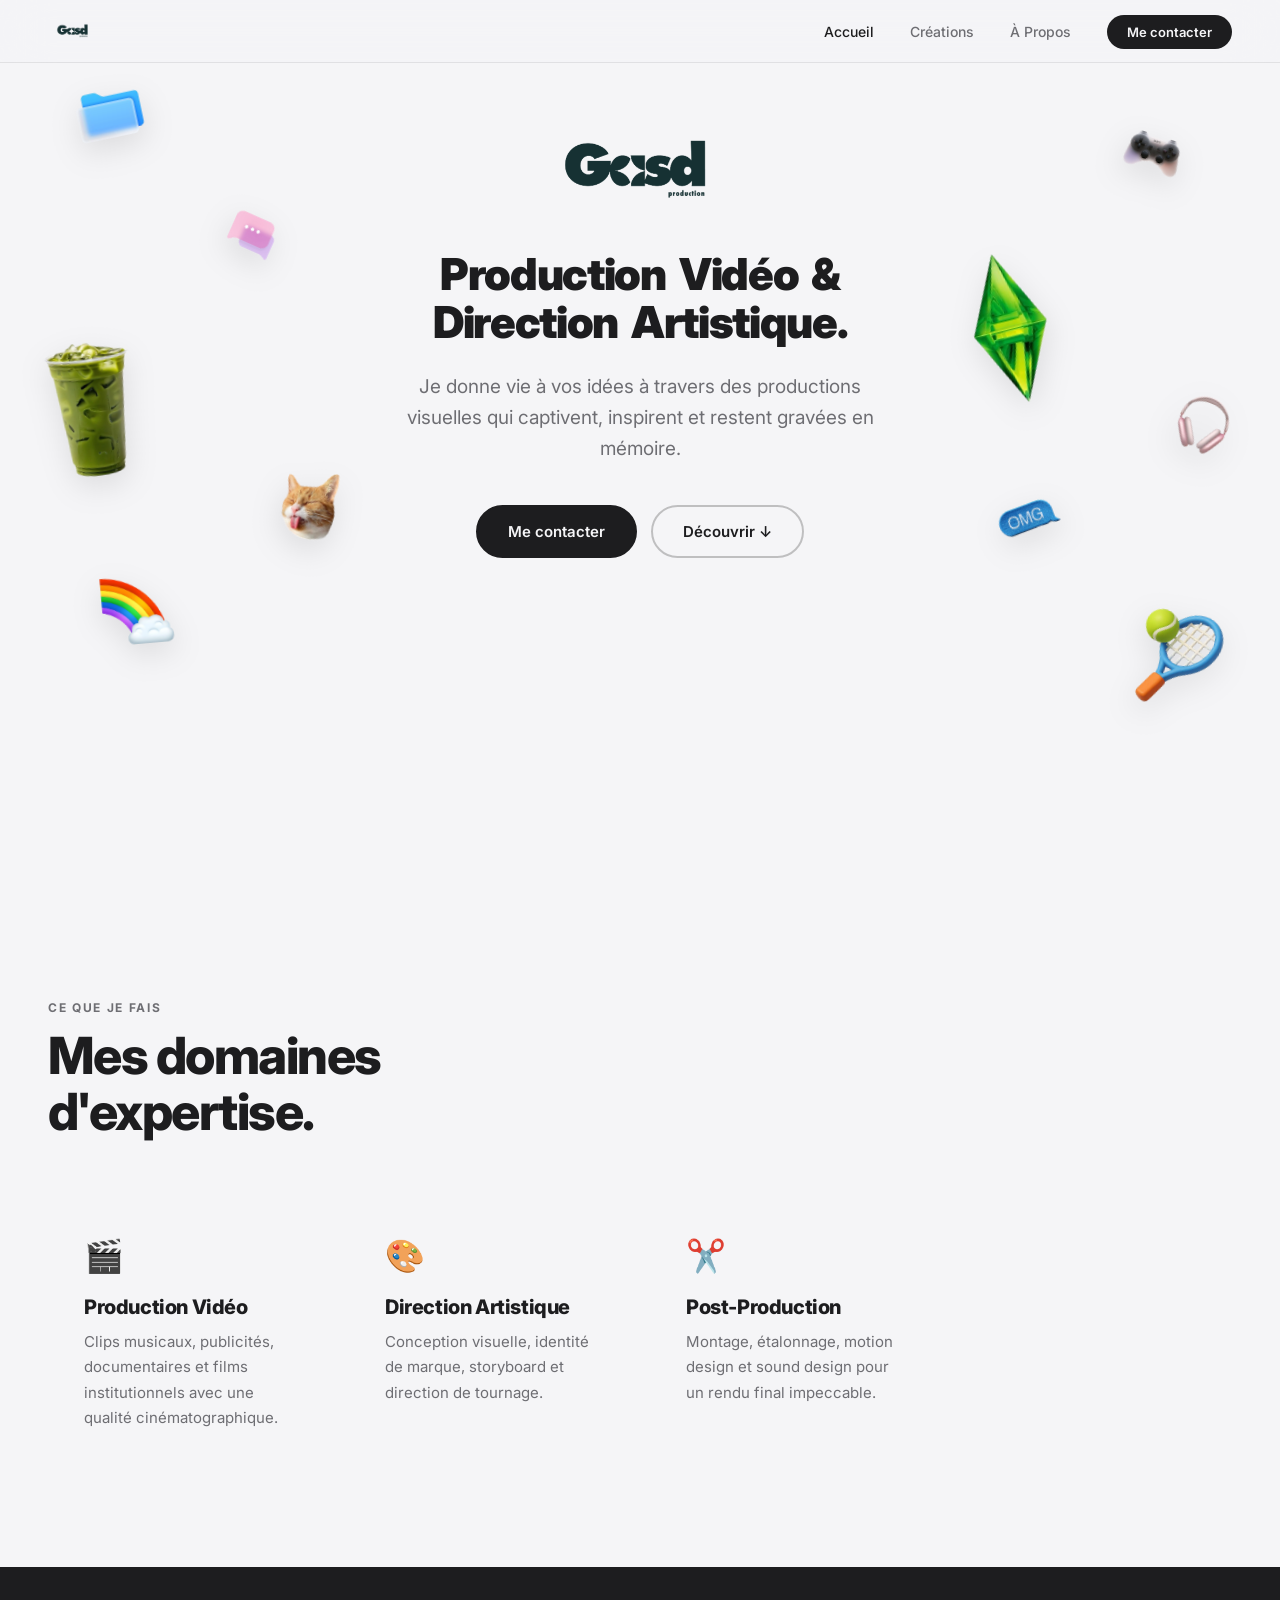
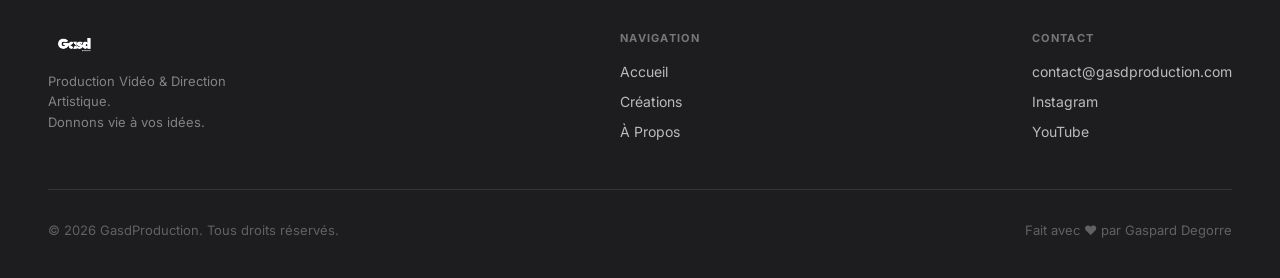
<file: index.html>
<!DOCTYPE html>
<html lang="fr">

<head>
  <meta charset="UTF-8" />
  <meta name="viewport" content="width=device-width, initial-scale=1.0" />
  <!-- Meta SEO -->
  <title>GasdProduction | Réalisation Vidéo & Direction Artistique (Canada)</title>
  <meta name="description"
    content="Découvrez GasdProduction, le studio de Gaspard Degorre. Expertise premium en réalisation vidéo, montage cinématographique et direction artistique digitale." />
  <link rel="canonical" href="https://gagas69.github.io/Gasd-portfolio/" />
  
  <!-- Open Graph / Social Media -->
  <meta property="og:type" content="website">
  <meta property="og:url" content="https://gagas69.github.io/Gasd-portfolio/">
  <meta property="og:title" content="GasdProduction | Réalisation & DA">
  <meta property="og:description" content="Portfolio créatif de Gaspard Degorre. Production vidéo & Direction Artistique au Canada.">
  <meta property="og:image" content="https://gagas69.github.io/Gasd-portfolio/asset/hero-bg.png">
  
  <!-- Twitter -->
  <meta name="twitter:card" content="summary_large_image">
  <meta name="twitter:title" content="GasdProduction">
  <meta name="twitter:description" content="Portfolio créatif de Gaspard Degorre.">
  <meta name="twitter:image" content="https://gagas69.github.io/Gasd-portfolio/asset/hero-bg.png">

  <link rel="stylesheet" href="css/style.css" />

</head>

<body>

  <!-- =============================================
       NAVIGATION
       ============================================= -->
  <nav class="nav" id="nav">
    <a href="index.html" class="nav-logo">
      <img src="asset/logo vert.png" alt="GasdProduction" />
    </a>

    <ul class="nav-links">
      <li><a href="index.html" class="active">Accueil</a></li>
      <li><a href="creations.html">Créations</a></li>
      <li><a href="a-propos.html">À Propos</a></li>
      <li><a href="mailto:contact@gasdproduction.com" class="nav-cta">Me contacter</a></li>
    </ul>

    <!-- Hamburger pour mobile -->
    <button class="nav-hamburger" aria-label="Menu" id="hamburger">
      <span></span><span></span><span></span>
    </button>
  </nav>

  <!-- =============================================
       HERO SECTION
       ============================================= -->
  <section class="hero" id="hero">


    <!-- Grand logo centré -->
    <img src="asset/logo vert.png" alt="GasdProduction" class="hero-logo" />

    <!-- Sous-texte plus petit -->
    <h1 class="hero-title" style="max-width: 450px; margin-left: auto; margin-right: auto;">
      Production Vidéo &amp; Direction Artistique.
    </h1>

    <!-- Sous-titre -->
    <p class="hero-subtitle">
      Je donne vie à vos idées à travers des productions visuelles
      qui captivent, inspirent et restent gravées en mémoire.
    </p>

    <!-- Boutons CTA -->
    <div class="cta-group">
      <a href="mailto:contact@gasdproduction.com" class="btn btn-primary">Me contacter</a>
      <a href="creations.html" class="btn btn-outline">Découvrir ↓</a>
    </div>



  </section>
  <!-- FIN HERO -->

  <!-- =============================================
       SECTION SERVICES (optionnelle, scroll)
       ============================================= -->
  <section class="section" id="services">
    <div class="section-header reveal">
      <p class="section-label">Ce que je fais</p>
      <h2 class="section-title">Mes domaines<br />d'expertise.</h2>
    </div>

    <!-- Grille 3 colonnes de services -->
    <div
      style="max-width:1200px; margin:0 auto; display:grid; grid-template-columns: repeat(auto-fill, minmax(280px,1fr)); gap:20px;">

      <!-- Service 1 -->
      <div class="creation-card reveal reveal-delay-1" style="padding:36px; cursor:default;">
        <div style="font-size:32px; margin-bottom:20px;">🎬</div>
        <h3 style="font-size:20px; font-weight:800; letter-spacing:-0.02em; margin-bottom:10px;">Production Vidéo</h3>
        <p style="font-size:15px; line-height:1.7; color:var(--color-text-secondary);">
          Clips musicaux, publicités, documentaires et films institutionnels avec une qualité cinématographique.
        </p>
      </div>

      <!-- Service 2 -->
      <div class="creation-card reveal reveal-delay-2" style="padding:36px; cursor:default;">
        <div style="font-size:32px; margin-bottom:20px;">🎨</div>
        <h3 style="font-size:20px; font-weight:800; letter-spacing:-0.02em; margin-bottom:10px;">Direction Artistique
        </h3>
        <p style="font-size:15px; line-height:1.7; color:var(--color-text-secondary);">
          Conception visuelle, identité de marque, storyboard et direction de tournage.
        </p>
      </div>

      <!-- Service 3 -->
      <div class="creation-card reveal reveal-delay-3" style="padding:36px; cursor:default;">
        <div style="font-size:32px; margin-bottom:20px;">✂️</div>
        <h3 style="font-size:20px; font-weight:800; letter-spacing:-0.02em; margin-bottom:10px;">Post-Production</h3>
        <p style="font-size:15px; line-height:1.7; color:var(--color-text-secondary);">
          Montage, étalonnage, motion design et sound design pour un rendu final impeccable.
        </p>
      </div>

    </div>
  </section>

  <!-- =============================================
       FOOTER
       ============================================= -->
  <footer class="footer">
    <div class="footer-top">
      <div class="footer-brand">
        <img src="asset/logoblanc.png" alt="GasdProduction" />
        <p>Production Vidéo & Direction Artistique.<br />Donnons vie à vos idées.</p>
      </div>

      <nav class="footer-nav">
        <h4>Navigation</h4>
        <ul>
          <li><a href="index.html">Accueil</a></li>
          <li><a href="creations.html">Créations</a></li>
          <li><a href="a-propos.html">À Propos</a></li>
        </ul>
      </nav>

      <nav class="footer-nav">
        <h4>Contact</h4>
        <ul>
          <li><a href="mailto:contact@gasdproduction.com">contact@gasdproduction.com</a></li>
          <li><a href="https://instagram.com" target="_blank" rel="noopener">Instagram</a></li>
          <li><a href="https://youtube.com" target="_blank" rel="noopener">YouTube</a></li>
        </ul>
      </nav>
    </div>

    <div class="footer-bottom">
      <span>© 2026 GasdProduction. Tous droits réservés.</span>
      <span>Fait avec ♥ par Gaspard Degorre</span>
    </div>
  </footer>

  <script src="js/main.js"></script>
</body>

</html>
</file>
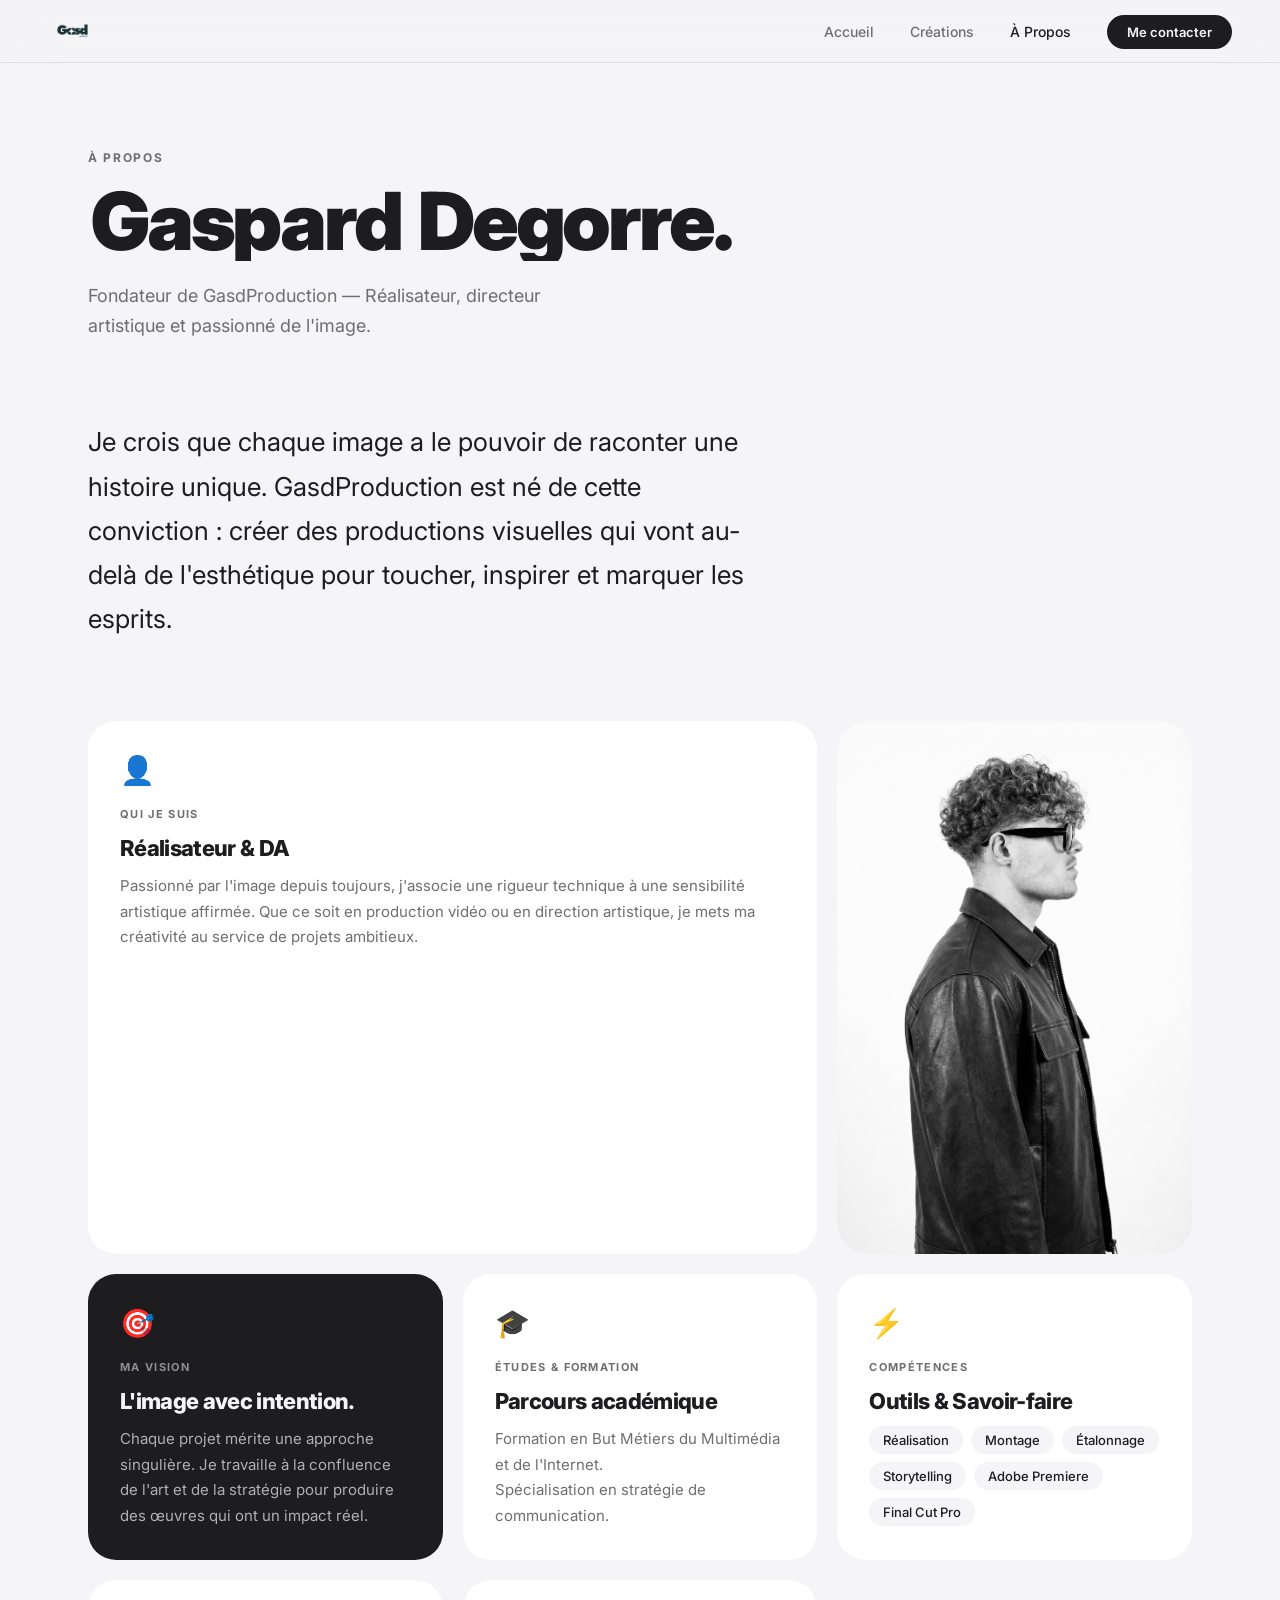
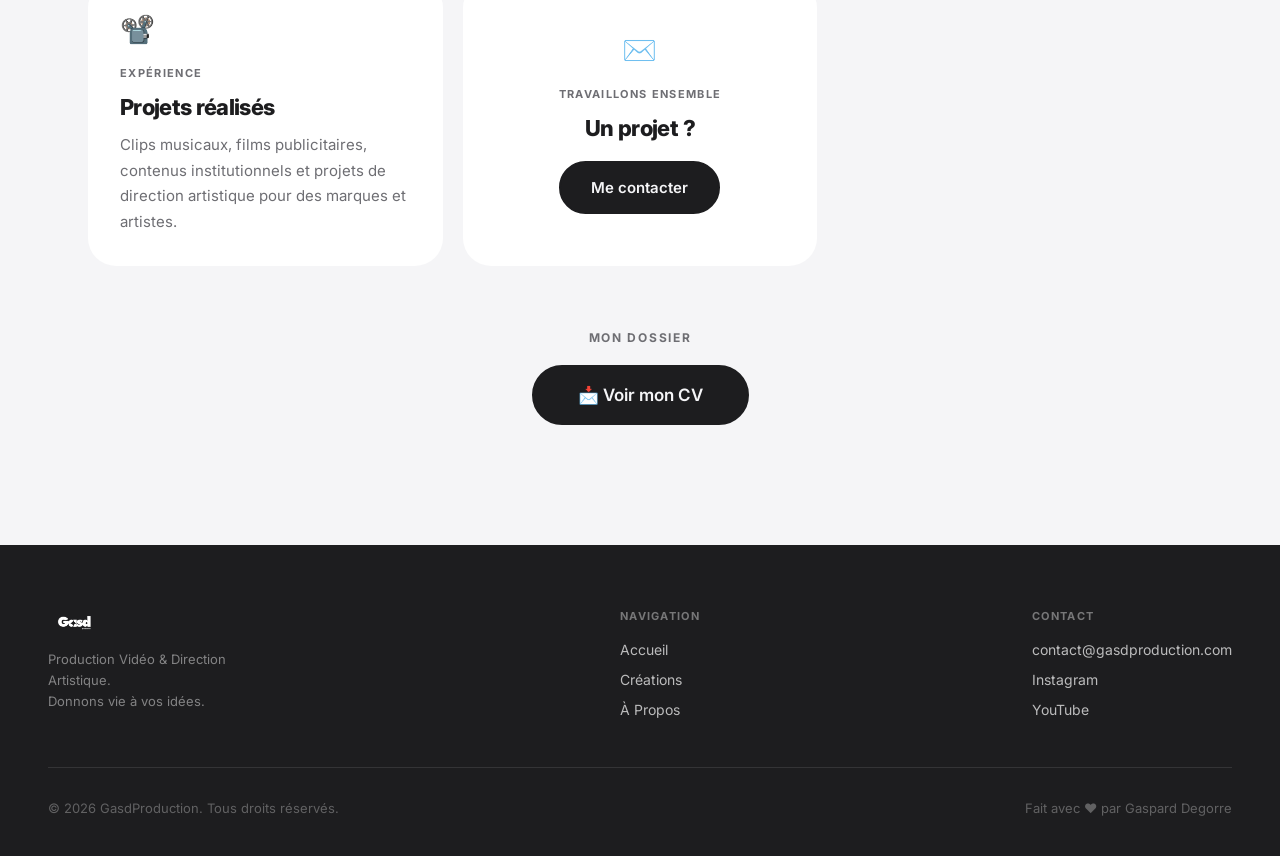
<file: a-propos.html>
<!DOCTYPE html>
<html lang="fr">

<head>
  <meta charset="UTF-8" />
  <meta name="viewport" content="width=device-width, initial-scale=1.0" />
  <!-- Meta SEO -->
  <title>À Propos de Gaspard Degorre | Fondateur de GasdProduction</title>
  <meta name="description"
    content="Découvrez le parcours de Gaspard Degorre, réalisateur et DA. Sa vision de l'image et son expertise en production digitale au Canada." />
  <link rel="canonical" href="https://gagas69.github.io/Gasd-portfolio/a-propos.html" />
  
  <!-- Open Graph -->
  <meta property="og:title" content="À Propos de Gaspard Degorre | GasdProduction">
  <meta property="og:description" content="Vision et expertise en production vidéo et direction artistique.">
  <meta property="og:url" content="https://gagas69.github.io/Gasd-portfolio/a-propos.html">

  <link rel="stylesheet" href="css/style.css" />
</head>

<body>

  <!-- =============================================
       NAVIGATION
       ============================================= -->
  <nav class="nav" id="nav">
    <a href="index.html" class="nav-logo">
      <img src="asset/logo vert.png" alt="GasdProduction" />
    </a>

    <ul class="nav-links">
      <li><a href="index.html">Accueil</a></li>
      <li><a href="creations.html">Créations</a></li>
      <li><a href="a-propos.html" class="active">À Propos</a></li>
      <li><a href="mailto:contact@gasdproduction.com" class="nav-cta">Me contacter</a></li>
    </ul>

    <button class="nav-hamburger" aria-label="Menu" id="hamburger">
      <span></span><span></span><span></span>
    </button>
  </nav>

  <!-- =============================================
       PAGE HERO
       ============================================= -->
  <div class="page-hero">
    <p class="page-hero-eyebrow">À Propos</p>
    <h1 class="page-hero-title">Gaspard Degorre.</h1>
    <p class="page-hero-subtitle">
      Fondateur de GasdProduction — Réalisateur, directeur artistique et passionné de l'image.
    </p>
  </div>

  <!-- =============================================
       SECTION ABOUT — TEXTE INTRO
       ============================================= -->
  <div class="about-section">

    <!-- Texte lead -->
    <p class="about-lead reveal">
      Je crois que chaque image a le pouvoir de raconter une histoire unique.
      GasdProduction est né de cette conviction : créer des productions visuelles
      qui vont au-delà de l'esthétique pour toucher, inspirer et marquer les esprits.
    </p>

    <!-- =============================================
         GRILLE BENTO — Blocs info
         Personnalise chaque bloc avec tes vraies infos
         ============================================= -->
    <div class="about-bento">

      <!-- Bloc 1 : Qui je suis (wide) -->
      <div class="about-block wide reveal">
        <div class="about-block-icon">👤</div>
        <h3>Qui je suis</h3>
        <h2>Réalisateur & DA</h2>
        <p>
          Passionné par l'image depuis toujours, j'associe une rigueur technique
          à une sensibilité artistique affirmée. Que ce soit en production vidéo
          ou en direction artistique, je mets ma créativité au service de projets ambitieux.
        </p>
      </div>

      <!-- Photo de Profil -->
      <div class="about-block reveal" style="padding:0; overflow:hidden; border-radius:32px;">
        <img src="asset/IMG_0194.jpeg" alt="Gaspard Degorre"
          style="width:100%; height:100%; object-fit:cover; display:block; transition:transform 0.5s cubic-bezier(0.2, 1, 0.3, 1);"
          onmouseover="this.style.transform='scale(1.05)'" onmouseout="this.style.transform='scale(1)'" />
      </div>

      <!-- Bloc 2 : Vision (accent noir) -->
      <div class="about-block accent reveal reveal-delay-1">
        <div class="about-block-icon">🎯</div>
        <h3>Ma vision</h3>
        <h2>L'image avec intention.</h2>
        <p>
          Chaque projet mérite une approche singulière. Je travaille à la confluence
          de l'art et de la stratégie pour produire des œuvres qui ont un impact réel.
        </p>
      </div>

      <!-- Bloc 3 : Études -->
      <div class="about-block reveal reveal-delay-1">
        <div class="about-block-icon">🎓</div>
        <h3>Études & Formation</h3>
        <h2>Parcours académique</h2>
        <p>
          <!-- 🔧 Remplace par ton vrai parcours -->
          Formation en But Métiers du Multimédia et de l'Internet.<br />
          Spécialisation en stratégie de communication.
        </p>
      </div>

      <!-- Bloc 4 : Compétences -->
      <div class="about-block reveal reveal-delay-2">
        <div class="about-block-icon">⚡</div>
        <h3>Compétences</h3>
        <h2>Outils & Savoir-faire</h2>
        <div class="about-skills">
          <!-- 🔧 Ajoute / Retire tes vraies compétences -->
          <span class="skill-tag">Réalisation</span>
          <span class="skill-tag">Montage</span>
          <span class="skill-tag">Étalonnage</span>
          <span class="skill-tag">Storytelling</span>
          <span class="skill-tag">Adobe Premiere</span>
          <span class="skill-tag">Final Cut Pro</span>
        </div>
      </div>

      <!-- Bloc 5 : Expérience -->
      <div class="about-block reveal reveal-delay-2">
        <div class="about-block-icon">📽️</div>
        <h3>Expérience</h3>
        <h2>Projets réalisés</h2>
        <p>
          <!-- 🔧 Remplace par tes vraies expériences -->
          Clips musicaux, films publicitaires, contenus institutionnels
          et projets de direction artistique pour des marques et artistes.
        </p>
      </div>

      <!-- Bloc 6 : Contact -->
      <div class="about-block reveal reveal-delay-3"
        style="text-align:center; display:flex; flex-direction:column; align-items:center; justify-content:center;">
        <div class="about-block-icon">✉️</div>
        <h3>Travaillons ensemble</h3>
        <h2 style="margin-bottom:20px;">Un projet ?</h2>
        <a href="mailto:contact@gasdproduction.com" class="btn btn-primary">
          Me contacter
        </a>
      </div>

    </div>
    <!-- FIN bento grid -->

    <!-- Bouton CV -->
    <div style="text-align:center; padding:64px 0 20px;" class="reveal">
      <p
        style="font-size:12px;font-weight:700;letter-spacing:.14em;text-transform:uppercase;color:var(--color-text-secondary);margin-bottom:20px;">
        Mon dossier</p>
      <button onclick="openCV()" class="btn btn-primary" style="font-size:17px;padding:18px 44px;">
        📩 Voir mon CV
      </button>
    </div>

  </div>
  <!-- FIN about-section -->

  <!-- =============================================
       FOOTER
       ============================================= -->
  <footer class="footer">
    <div class="footer-top">
      <div class="footer-brand">
        <img src="asset/logoblanc.png" alt="GasdProduction" />
        <p>Production Vidéo & Direction Artistique.<br />Donnons vie à vos idées.</p>
      </div>
      <nav class="footer-nav">
        <h4>Navigation</h4>
        <ul>
          <li><a href="index.html">Accueil</a></li>
          <li><a href="creations.html">Créations</a></li>
          <li><a href="a-propos.html">À Propos</a></li>
        </ul>
      </nav>
      <nav class="footer-nav">
        <h4>Contact</h4>
        <ul>
          <li><a href="mailto:contact@gasdproduction.com">contact@gasdproduction.com</a></li>
          <li><a href="https://instagram.com" target="_blank" rel="noopener">Instagram</a></li>
          <li><a href="https://youtube.com" target="_blank" rel="noopener">YouTube</a></li>
        </ul>
      </nav>
    </div>
    <div class="footer-bottom">
      <span>© 2026 GasdProduction. Tous droits réservés.</span>
      <span>Fait avec ♥ par Gaspard Degorre</span>
    </div>
  </footer>

  <script src="js/main.js"></script>

  <!-- =============================================
       CV OVERLAY — Animation Enveloppe Redesign
       Inspiré du design vectoriel minimaliste (lignes grises, sceau central)
       ============================================= -->
  <div id="cv-overlay">
    <div id="cv-backdrop" onclick="closeCV()"></div>
    <div class="cv-scene">
      <p class="cv-hint" id="cv-hint">✉️ Cliquez sur l’enveloppe pour l’ouvrir</p>

      <div class="cv-env" id="cv-env" onclick="handleClick()">
        <!-- Intérieur de l'enveloppe (fond texturé / coloré) -->
        <div class="env-inside"></div>

        <!-- CV (caché sous la façade de l'enveloppe, remonte quand ouvert) -->
        <div class="cv-paper" id="cv-paper">
          <!-- Utilisera le fichier image que tu veux mettre dans l'enveloppe -->
          <img src="asset/cv gaspard.png" alt="Mon Profil" onerror="this.style.display='none'" />
        </div>

        <!-- Corps de l’enveloppe : Une ligne épurée (Poche avec décolleté en V) -->
        <div class="env-front">
          <svg viewBox="0 0 440 300" preserveAspectRatio="none">
            <!-- Forme de poche en verre dépoli -->
            <path d="M0,0 L220,150 L440,0 L440,300 L0,300 Z" fill="rgba(255,255,255,0.65)"
              stroke="rgba(255,255,255,0.9)" stroke-width="2" stroke-linejoin="round" />
          </svg>

          <!-- Sceau central inspiré de ta maquette (se place au bout du rabat) -->
          <div class="env-seal">
            <svg viewBox="0 0 24 24" fill="none" stroke="currentColor" stroke-width="1.5" stroke-linecap="round"
              stroke-linejoin="round">
              <circle cx="12" cy="12" r="3" />
              <path d="M12 9A3 3 0 0 0 12 3a3 3 0 0 0 0 6z" />
              <path d="M15 12A3 3 0 0 0 21 12a3 3 0 0 0 -6 0z" />
              <path d="M12 15A3 3 0 0 0 12 21a3 3 0 0 0 0 -6z" />
              <path d="M9 12A3 3 0 0 0 3 12a3 3 0 0 0 6 0z" />
            </svg>
          </div>

          <!-- Texte imprimé sur l'enveloppe (comme sur la réf) -->
          <div class="env-msg">
            OUVREZ POUR DÉCOUVRIR
          </div>
        </div>

        <!-- Rabat supérieur (Top Flap) animé -->
        <div class="env-flap-wrap">
          <div class="env-flap" id="env-flap">
            <svg viewBox="0 0 440 180" preserveAspectRatio="none">
              <!-- Rabat du haut avec sa bordure épurée -->
              <path d="M0,0 L220,165 L440,0 Z" fill="rgba(255,255,255,0.65)" stroke="rgba(255,255,255,0.9)"
                stroke-width="2" stroke-linejoin="round" />
            </svg>
          </div>
        </div>
      </div>

      <div id="cv-actions">
        <a href="asset/cv gaspard.png" download="CV-Gaspard.png" class="btn btn-primary"
          style="font-size:16px;padding:16px 36px;">
          ⬇ Télécharger l'image
        </a>
      </div>

      <button onclick="closeCV()" class="cv-close">✕ Fermer</button>
    </div>
  </div>

  <style>
    /* === Overlay === */
    #cv-overlay {
      position: fixed;
      inset: 0;
      z-index: 5000;
      display: flex;
      align-items: center;
      justify-content: center;
      opacity: 0;
      visibility: hidden;
      transition: opacity .4s ease, visibility .4s ease;
    }

    #cv-overlay.active {
      opacity: 1;
      visibility: visible;
    }

    #cv-backdrop {
      position: absolute;
      inset: 0;
      background: rgba(245, 245, 247, .4);
      backdrop-filter: blur(24px);
      -webkit-backdrop-filter: blur(24px);
      cursor: pointer;
    }

    /* === Scene & UI Infos === */
    .cv-scene {
      position: relative;
      z-index: 10;
      display: flex;
      flex-direction: column;
      align-items: center;
      gap: 28px;
    }

    .cv-hint {
      font-family: 'Inter', sans-serif;
      font-size: 15px;
      font-weight: 500;
      color: rgba(0, 0, 0, .6);
      letter-spacing: .02em;
      transition: opacity .4s ease;
    }

    #cv-actions {
      opacity: 0;
      transform: translateY(10px);
      transition: opacity .5s ease, transform .5s ease;
      pointer-events: none;
    }

    #cv-actions.show {
      opacity: 1;
      transform: translateY(0);
      pointer-events: all;
    }

    .cv-close {
      background: var(--color-text);
      border: none;
      color: var(--color-bg);
      font-family: 'Inter', sans-serif;
      font-size: 14px;
      font-weight: 500;
      padding: 10px 22px;
      border-radius: 100px;
      cursor: pointer;
      transition: background .2s;
    }

    .cv-close:hover {
      background: #333;
    }

    /* === Envelope container === */
    .cv-env {
      width: 440px;
      height: 300px;
      position: relative;
      cursor: pointer;
      filter: drop-shadow(0 24px 60px rgba(0, 0, 0, 0.15));
      animation: envPop .65s cubic-bezier(.34, 1.56, .64, 1) both;
      transition: transform 0.3s ease, filter 0.3s;
    }

    .cv-env:hover:not(.opened) {
      transform: translateY(-8px) scale(1.02);
      filter: drop-shadow(0 34px 80px rgba(0, 0, 0, 0.20));
    }

    @keyframes envPop {
      from {
        opacity: 0;
        transform: scale(.5) translateY(40px);
      }

      to {
        opacity: 1;
        transform: scale(1) translateY(0);
      }
    }

    /* Le fond interne de l'enveloppe visible quand ouvert */
    .env-inside {
      position: absolute;
      inset: 0;
      background: linear-gradient(135deg, #e4eef9 0%, #dbdff8 100%);
      border-radius: 12px;
      box-shadow: inset 0 10px 30px rgba(0, 0, 50, 0.08);
      /* Effet d'ombre interne */
    }

    /* Façade Vectorielle Epurée */
    .env-front {
      position: absolute;
      inset: 0;
      z-index: 4;
      pointer-events: none;
      /* Laisse le clic atteindre cv-env */
    }

    .env-front svg {
      width: 100%;
      height: 100%;
      display: block;
      border-radius: 12px;
      backdrop-filter: blur(20px) saturate(150%);
      -webkit-backdrop-filter: blur(20px) saturate(150%);
    }

    .env-seal {
      position: absolute;
      left: 50%;
      top: 165px;
      transform: translate(-50%, -50%);
      width: 44px;
      height: 44px;
      background: #FFFFFF;
      border: 1.5px solid #E2E2E2;
      border-radius: 50%;
      display: flex;
      align-items: center;
      justify-content: center;
      color: #A0A0A0;
      /* Couleur grise élégante */
      transition: opacity 0.3s ease;
    }

    .cv-env.opened .env-seal {
      opacity: 0;
    }

    /* Le sceau disparait à l'ouverture */
    .env-seal svg {
      width: 22px;
      height: 22px;
      stroke-width: 1.5;
    }

    .env-msg {
      position: absolute;
      left: 0;
      right: 0;
      bottom: 40px;
      text-align: center;
      font-size: 12px;
      font-weight: 600;
      letter-spacing: 0.15em;
      color: #888888;
    }

    /* Top Flap (Rabat du haut) */
    .env-flap-wrap {
      position: absolute;
      top: 0;
      left: 0;
      right: 0;
      height: 180px;
      z-index: 5;
      perspective: 1200px;
      /* Force la 3D */
    }

    .env-flap {
      width: 100%;
      height: 100%;
      transform-origin: top center;
      transform-style: preserve-3d;
      transition: transform 0.85s cubic-bezier(0.34, 1.2, 0.64, 1);
    }

    .env-flap svg {
      width: 100%;
      height: 100%;
      display: block;
      border-radius: 12px;
      backdrop-filter: blur(20px) saturate(150%);
      -webkit-backdrop-filter: blur(20px) saturate(150%);
      filter: drop-shadow(0 4px 10px rgba(0, 0, 0, 0.08));
      /* Ombre sur le devant */
    }

    .cv-env.opened .env-flap {
      transform: rotateX(180deg);
    }

    /* === The specific Paper/Card (CV) that pops out === */
    .cv-paper {
      position: absolute;
      bottom: 12px;
      left: 50%;
      transform: translateX(-50%) translateY(20px);
      width: 94%;
      z-index: 3;
      /* Coincé entre inside et front, large au max */
      border-radius: 16px;
      overflow: hidden;
      box-shadow: 0 6px 24px rgba(0, 0, 0, 0.05);
      background: transparent;
      opacity: 0;
      visibility: hidden;
      transition: transform 1s cubic-bezier(0.2, 1, 0.3, 1) 0.25s,
        opacity 0.6s ease 0.2s,
        visibility 0s 0.2s,
        box-shadow 0.6s ease 0.4s;
    }

    /* Adapte l'image au papier, sans la déformer */
    .cv-paper img {
      width: 100%;
      height: auto;
      display: block;
      border-radius: 16px;
    }

    .cv-env.opened .cv-paper {
      opacity: 1;
      visibility: visible;
      /* Remonte la carte haut en l'air */
      transform: translateX(-50%) translateY(-270px);
      z-index: 10;
      box-shadow: 0 30px 70px rgba(0, 0, 0, 0.15);
    }

    /* Petite animation lévitation au survol une fois sorti */
    .cv-env.opened .cv-paper:hover {
      transform: translateX(-50%) translateY(-280px) scale(1.02);
    }
  </style>

  <script>
    var envelopeOpened = false;

    function openCV() {
      envelopeOpened = false;
      var env = document.getElementById('cv-env');
      env.classList.remove('opened');
      document.getElementById('cv-actions').classList.remove('show');
      document.getElementById('cv-hint').style.opacity = '1';
      document.getElementById('cv-overlay').classList.add('active');
    }

    function closeCV() {
      document.getElementById('cv-overlay').classList.remove('active');
    }

    function handleClick() {
      if (envelopeOpened) return;
      envelopeOpened = true;
      document.getElementById('cv-env').classList.add('opened');
      document.getElementById('cv-hint').style.opacity = '0';
      // Afficher le bouton téléchargement après que le CV soit sorti
      setTimeout(function () {
        document.getElementById('cv-actions').classList.add('show');
      }, 1400);
    }

    // Fermer sur Echap
    document.addEventListener('keydown', function (e) {
      if (e.key === 'Escape') closeCV();
    });
  </script>

</body>

</html>
</file>
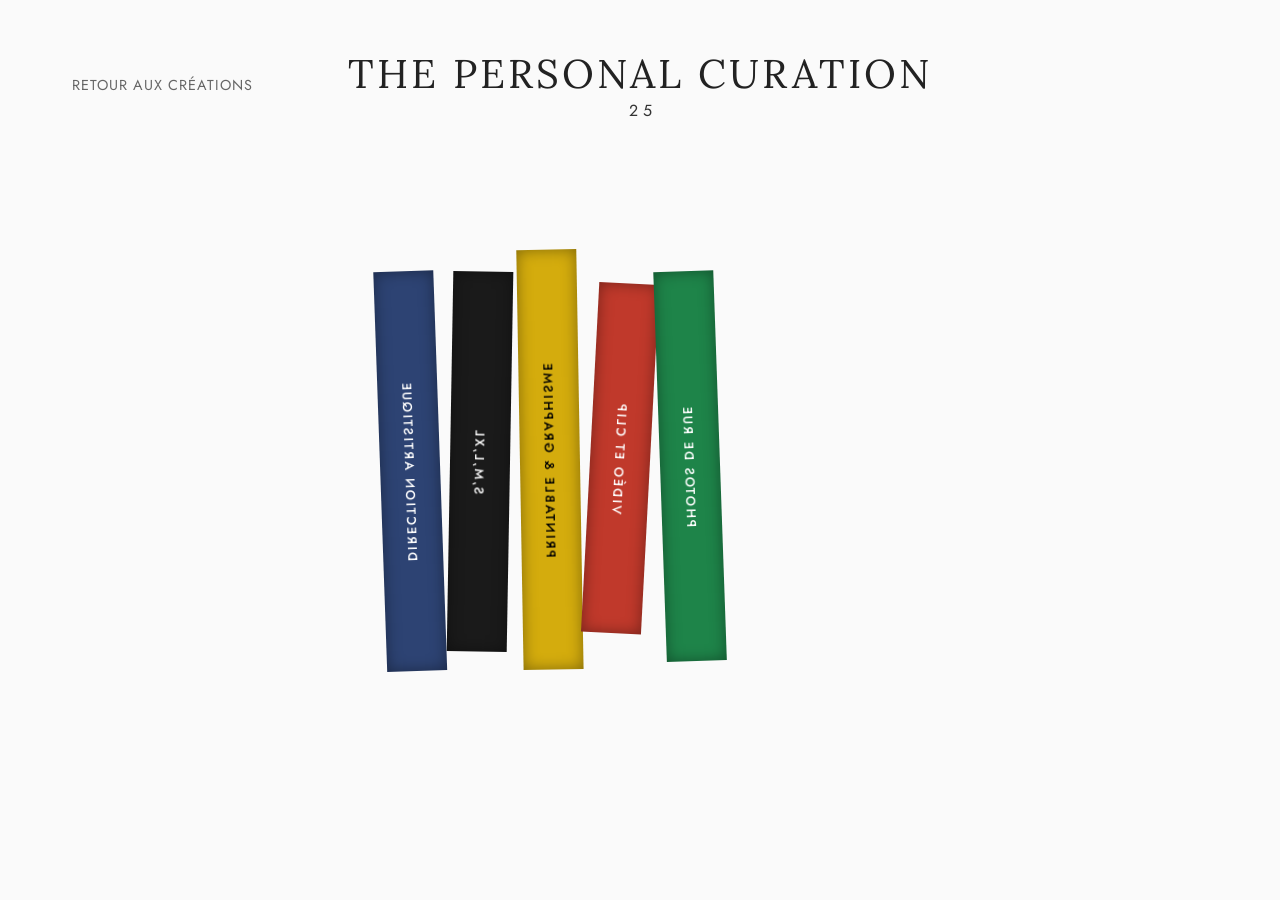
<file: test-livres.html>
<!DOCTYPE html>
<html lang="fr">
<head>
    <meta charset="UTF-8">
    <meta name="viewport" content="width=device-width, initial-scale=1.0">
    <title>Mes Créations - Système de Livres 3D</title>
    <!-- On charge les mêmes polices que le site principal (Jost, Lora) et un fichier CSS dédié -->
    <link href="https://fonts.googleapis.com/css2?family=Jost:wght@300;400;500;600&family=Lora:ital,wght@0,400;0,500;1,400&display=swap" rel="stylesheet">
    <link rel="stylesheet" href="css/style.css"> <!-- S'il y a des styles de base à hériter (reset, nav) -->
    <link rel="stylesheet" href="css/books.css"> <!-- Styles spécifiques à cette page test -->
</head>
<body>
    
    <header class="test-header">
        <a href="creations.html" class="back-link">Retour aux créations</a>
        <h1 class="main-title">THE PERSONAL CURATION</h1>
        <div class="header-numbers">
            <span>2</span>
            <span>5</span>
        </div>
    </header>

    <main class="bookshelf-container">
        <!-- Livre dynamique généré en HTML -->
        <div class="book-container" data-title="Direction Artistique">
            <div class="book">
                <!-- La face avant (couverture) du livre, qui peut elle-même se tourner comme une porte -->
                <div class="book-cover">
                    <!-- Extérieur de la couverture -->
                    <div class="cover-front" style="background-color: #3b5998;">
                        <span class="cover-title">DIRECTION<br>ARTISTIQUE</span>
                        <div class="cover-image placeholder-img"></div>
                    </div>
                    <!-- Intérieur de la couverture (page de gauche) -->
                    <div class="cover-back">
                        <h2>Gaspard<br>Production</h2>
                    </div>
                </div>
                <!-- La tranche du livre, visible par défaut -->
                <div class="book-spine" style="background-color: #2d4373;">
                    <span class="spine-text">DIRECTION ARTISTIQUE</span>
                </div>
                <!-- Le dos du livre ou carrément la "page de droite" une fois la couverture ouverte -->
                <div class="book-pages">
                    <div class="page-content">
                        <h3>Direction Artistique</h3>
                        <p>Découvrez ma vision et mon univers visuel sur l'ensemble de mes projets créatifs.</p>
                        <button class="view-project-btn">Voir le projet >></button>
                    </div>
                </div>
            </div>
        </div>

        <div class="book-container" data-title="S,M,L,XL">
            <div class="book">
                <div class="book-cover">
                    <div class="cover-front" style="background-color: #2c2c2c;">
                        <span class="cover-title" style="color:white; transform: rotate(-90deg); margin-top:50px;">S,M,L,XL</span>
                    </div>
                    <div class="cover-back"></div>
                </div>
                <div class="book-spine" style="background-color: #1a1a1a;">
                    <span class="spine-text" style="color:white;">S,M,L,XL</span>
                </div>
                <div class="book-pages">
                    <div class="page-content">
                        <h3>Projet S,M,L,XL</h3>
                        <p>Création d'identité visuelle modulable à l'échelle...</p>
                        <button class="view-project-btn">Voir le projet >></button>
                    </div>
                </div>
            </div>
        </div>

        <div class="book-container" data-title="Graphisme">
            <div class="book">
                <div class="book-cover">
                    <div class="cover-front" style="background-color: #f1c40f;">
                        <span class="cover-title" style="color:black; font-weight:700;">PRINTABLE</span>
                    </div>
                    <div class="cover-back"></div>
                </div>
                <div class="book-spine" style="background-color: #d4ac0d;">
                    <span class="spine-text" style="color:black;">PRINTABLE & GRAPHISME</span>
                </div>
                <div class="book-pages">
                    <div class="page-content">
                        <h3>Graphisme Intégré</h3>
                        <p>Travaux d'impressions pour de grandes marques.</p>
                        <button class="view-project-btn">Voir le projet >></button>
                    </div>
                </div>
            </div>
        </div>
        
        <div class="book-container" data-title="Montage">
            <div class="book height-tall">
                <div class="book-cover">
                    <div class="cover-front" style="background-color: #e74c3c;">
                        <span class="cover-title" style="color:white;">MONTAGE<br>VIDÉO</span>
                    </div>
                    <div class="cover-back"></div>
                </div>
                <div class="book-spine" style="background-color: #c0392b;">
                    <span class="spine-text" style="color:white;">VIDÉO ET CLIP</span>
                </div>
                <div class="book-pages">
                    <div class="page-content">
                        <h3>Montage Vidéo</h3>
                        <p>Clips musicaux, vlogs et courts-métrages montés sur Premiere Pro.</p>
                        <button class="view-project-btn">Voir le projet >></button>
                    </div>
                </div>
            </div>
        </div>

        <div class="book-container" data-title="Photo">
            <div class="book height-small">
                <div class="book-cover">
                    <div class="cover-front" style="background-color: #27ae60;">
                        <span class="cover-title" style="color:white;">PHOTOGRAPHIE</span>
                    </div>
                    <div class="cover-back"></div>
                </div>
                <div class="book-spine" style="background-color: #1e8449;">
                    <span class="spine-text" style="color:white;">PHOTOS DE RUE</span>
                </div>
                <div class="book-pages">
                    <div class="page-content">
                        <h3>Série Rue de France</h3>
                        <p>Portraits et ambiances de ville.</p>
                        <button class="view-project-btn">Voir le projet >></button>
                    </div>
                </div>
            </div>
        </div>

    </main>

    <script src="js/books.js"></script>
</body>
</html>
</file>
<file: css/style.css>
/* =============================================
   GasdProduction — Design System
   Ultra-minimaliste, Premium, Apple/Bento
   ============================================= */

/* === FONTS === */
@import url('https://fonts.googleapis.com/css2?family=Inter:wght@300;400;500;600;700;800;900&display=swap');

/* === CSS VARIABLES === */
:root {
  /* --- Couleurs --- */
  --color-bg:            #F5F5F7;  /* Fond Apple gris très clair */
  --color-bg-white:      #FFFFFF;
  --color-text:          #1D1D1F;  /* Texte Apple noir */
  --color-text-secondary:#6E6E73;  /* Texte secondaire gris */
  --color-border:        rgba(0, 0, 0, 0.08);

  /* --- Couleurs des cartes (remplaçables par images/vidéos) --- */
  --card-1: linear-gradient(145deg, #667eea 0%, #764ba2 100%);
  --card-2: linear-gradient(145deg, #f093fb 0%, #f5576c 100%);
  --card-3: linear-gradient(145deg, #4facfe 0%, #00d2ff 100%);
  --card-4: linear-gradient(145deg, #11998e 0%, #38ef7d 100%);
  --card-5: linear-gradient(145deg, #fc4a1a 0%, #f7b733 100%);
  --card-6: linear-gradient(145deg, #a18cd1 0%, #fbc2eb 100%);
  --card-7: linear-gradient(145deg, #fccb90 0%, #d57eeb 100%);

  /* --- Typographie --- */
  --font: 'Inter', -apple-system, BlinkMacSystemFont, 'Segoe UI', sans-serif;

  /* --- Border radius --- */
  --radius-sm:   12px;
  --radius-md:   20px;
  --radius-lg:   28px;
  --radius-pill: 100px;

  /* --- Transitions --- */
  --t-fast:   0.2s cubic-bezier(0.4, 0, 0.2, 1);
  --t-smooth: 0.4s cubic-bezier(0.4, 0, 0.2, 1);
  --t-spring: 0.55s cubic-bezier(0.34, 1.56, 0.64, 1);
}

/* === RESET === */
*, *::before, *::after { margin: 0; padding: 0; box-sizing: border-box; }

html { scroll-behavior: smooth; }

body {
  font-family: var(--font);
  background-color: var(--color-bg);
  color: var(--color-text);
  -webkit-font-smoothing: antialiased;
  -moz-osx-font-smoothing: grayscale;
  overflow-x: hidden;
}

a { text-decoration: none; color: inherit; }
ul { list-style: none; }
img { max-width: 100%; display: block; }

/* =============================================
   NAVIGATION
   ============================================= */
.nav {
  position: fixed;
  top: 0; left: 0; right: 0;
  z-index: 1000;
  display: flex;
  align-items: center;
  justify-content: space-between;
  padding: 18px 48px;
  background: rgba(245, 245, 247, 0.82);
  backdrop-filter: blur(24px);
  -webkit-backdrop-filter: blur(24px);
  border-bottom: 1px solid var(--color-border);
  transition: box-shadow var(--t-fast);
}

/* Logo dans la nav */
.nav-logo {
  display: flex;
  align-items: center;
  gap: 10px;
}

.nav-logo img {
  height: 26px;
  transition: opacity var(--t-fast);
}
.nav-logo img:hover { opacity: 0.7; }

.nav-logo-text {
  font-size: 15px;
  font-weight: 700;
  letter-spacing: -0.02em;
  color: var(--color-text);
}

/* Liens de navigation */
.nav-links {
  display: flex;
  align-items: center;
  gap: 36px;
}

.nav-links a {
  font-size: 14px;
  font-weight: 500;
  color: var(--color-text-secondary);
  transition: color var(--t-fast);
}
.nav-links a:hover,
.nav-links a.active { color: var(--color-text); }

/* Bouton CTA dans la nav */
.nav-cta {
  background: var(--color-text) !important;
  color: var(--color-bg) !important;
  padding: 9px 20px;
  border-radius: var(--radius-pill);
  font-size: 13px !important;
  font-weight: 600 !important;
  transition: opacity var(--t-fast), transform var(--t-fast) !important;
}
.nav-cta:hover { opacity: 0.8 !important; transform: translateY(-1px) !important; }

/* Hamburger (mobile) */
.nav-hamburger {
  display: none;
  flex-direction: column;
  gap: 5px;
  cursor: pointer;
  padding: 4px;
}
.nav-hamburger span {
  display: block;
  width: 22px; height: 2px;
  background: var(--color-text);
  border-radius: 2px;
  transition: var(--t-smooth);
}

/* =============================================
   HERO SECTION (index.html)
   ============================================= */
.hero {
  height: 100vh;
  display: flex;
  flex-direction: column;
  align-items: center;
  /* Aligne depuis le haut pour que les cartes remplissent le bas */
  justify-content: flex-start;
  text-align: center;
  padding: 110px 24px 0;
  position: relative;
  overflow: hidden;
}

/* Eyebrow / étiquette au-dessus du logo */
.hero-eyebrow {
  font-size: 12px;
  font-weight: 600;
  letter-spacing: 0.14em;
  text-transform: uppercase;
  color: var(--color-text-secondary);
  margin-bottom: 16px;
  opacity: 0;
  animation: fadeInUp 0.8s ease forwards 0.2s;
}

/* Grand logo centré dans le hero */
.hero-logo {
  height: 120px;
  width: auto;
  margin-bottom: 20px;
  opacity: 0;
  animation: fadeInUp 0.8s ease forwards 0.35s;
}

/* Titre / sous-texte resserré */
.hero-title {
  font-size: clamp(22px, 3.5vw, 44px);
  font-weight: 900;
  letter-spacing: -0.03em;
  line-height: 1.1;
  color: var(--color-text);
  max-width: 600px;
  margin-bottom: 24px;
  opacity: 0;
  animation: fadeInUp 0.8s ease forwards 0.5s;
}

/* Sous-titre */
.hero-subtitle {
  font-size: clamp(15px, 1.8vw, 19px);
  font-weight: 400;
  color: var(--color-text-secondary);
  max-width: 480px;
  line-height: 1.65;
  margin-bottom: 40px;
  opacity: 0;
  animation: fadeInUp 0.8s ease forwards 0.6s;
}

/* =============================================
   BOUTONS CTA
   ============================================= */
.cta-group {
  display: flex;
  align-items: center;
  gap: 14px;
  margin-bottom: 20px;
  opacity: 0;
  animation: fadeInUp 0.8s ease forwards 0.8s;
}

.btn {
  display: inline-flex;
  align-items: center;
  gap: 8px;
  padding: 15px 30px;
  border-radius: var(--radius-pill);
  font-family: var(--font);
  font-size: 15px;
  font-weight: 600;
  border: 2px solid transparent;
  cursor: pointer;
  transition: all var(--t-smooth);
  white-space: nowrap;
}

/* Bouton plein */
.btn-primary {
  background: var(--color-text);
  color: var(--color-bg);
  border-color: var(--color-text);
}
.btn-primary:hover {
  background: #2a2a2a;
  border-color: #2a2a2a;
  box-shadow: 0 12px 40px rgba(0, 0, 0, 0.18);
}

/* Bouton contouré */
.btn-outline {
  background: transparent;
  color: var(--color-text);
  border-color: rgba(0, 0, 0, 0.22);
}
.btn-outline:hover {
  border-color: var(--color-text);
  box-shadow: 0 8px 30px rgba(0, 0, 0, 0.07);
}

/* =============================================
   CARD FAN (éventail de cartes)
   ============================================= */
.card-fan-container {
  width: 100%;
  /* Prend tout l'espace restant sous les boutons */
  flex: 1;
  min-height: 0;
  padding-top: 20px;
  display: flex;
  align-items: flex-end;
  justify-content: center;
  position: relative;
  opacity: 0;
  animation: fadeInUp 0.9s ease forwards 1.0s;
  perspective: 1400px;
}

.card-fan {
  position: relative;
  display: flex;
  align-items: flex-end;
  justify-content: center;
  width: 100%;
  height: 100%;
  transform-style: preserve-3d;
  transition: transform 0.3s ease;
}

/* ---- Carte de base ---- */
.card {
  position: absolute;
  top: 100%; /* Par défaut, sous l'écran */
  width: 70px;
  height: 100px;
  border-radius: var(--radius-lg);
  cursor: pointer;
  transform-origin: bottom center;
  transition: transform var(--t-spring), box-shadow var(--t-smooth), z-index 0s;
  overflow: hidden;
  background-size: cover;
  background-position: center;
}

/* Overlay dégradé en bas pour lisibilité du label (désactivé) */
.card::after {
  display: none;
}

/* Contenu à l'intérieur de la carte (masqué) */
.card-inner {
  display: none;
}

.card-label {
  font-size: 13px;
  font-weight: 600;
  color: rgba(255, 255, 255, 0.92);
  letter-spacing: 0.01em;
}

/* ---- Positions des cartes (éventail) ---- */
.card:nth-child(1) {
  background: var(--card-1);
  transform: rotate(-22deg) translate(-180px, -25px) scale(0.74);
  z-index: 1;
  box-shadow: -4px 8px 30px rgba(102, 126, 234, 0.4);
}
.card:nth-child(2) {
  background: var(--card-2);
  transform: rotate(-13deg) translate(-110px, -35px) scale(0.84);
  z-index: 2;
  box-shadow: -3px 7px 25px rgba(245, 87, 108, 0.35);
}
.card:nth-child(3) {
  background: var(--card-3);
  transform: rotate(-5deg) translate(-50px, -55px) scale(0.92);
  z-index: 3;
  box-shadow: -2px 6px 20px rgba(79, 172, 254, 0.35);
}
.card:nth-child(4) {
  background: var(--card-4);
  transform: rotate(0deg) translate(0px, -70px) scale(1.05);
  z-index: 4;
  box-shadow: 0 12px 45px rgba(17, 153, 142, 0.35);
}
.card:nth-child(5) {
  background: var(--card-5);
  transform: rotate(5deg) translate(50px, -55px) scale(0.92);
  z-index: 3;
  box-shadow: 2px 6px 20px rgba(252, 74, 26, 0.3);
}
.card:nth-child(6) {
  background: var(--card-6);
  transform: rotate(13deg) translate(110px, -35px) scale(0.84);
  z-index: 2;
  box-shadow: 3px 7px 25px rgba(161, 140, 209, 0.35);
}
.card:nth-child(7) {
  background: var(--card-7);
  transform: rotate(22deg) translate(180px, -25px) scale(0.74);
  z-index: 1;
  box-shadow: 4px 8px 30px rgba(252, 203, 144, 0.4);
}

/* ---- Hover sur les cartes ---- */
.card:hover { box-shadow: 0 16px 50px rgba(0, 0, 0, 0.22) !important; z-index: 10 !important; }
.card:nth-child(1):hover { transform: rotate(-17deg) translate(-175px, -65px) scale(0.84); }
.card:nth-child(2):hover { transform: rotate(-9deg)  translate(-105px, -75px) scale(0.95); }
.card:nth-child(3):hover { transform: rotate(-2deg)  translate(-47px, -95px)  scale(1.02); }
.card:nth-child(4):hover { transform: rotate(0deg)   translate(0px, -115px)   scale(1.15); }
.card:nth-child(5):hover { transform: rotate(2deg)   translate(47px, -95px)   scale(1.02); }
.card:nth-child(6):hover { transform: rotate(9deg)   translate(105px, -75px)  scale(0.95); }
.card:nth-child(7):hover { transform: rotate(17deg)  translate(175px, -65px)  scale(0.84); }

/* =============================================
   SECTION GÉNÉRIQUE & TITRES
   ============================================= */
.section { padding: 100px 48px; }

.section-header {
  max-width: 1200px;
  margin: 0 auto 60px;
}

.section-label {
  font-size: 12px;
  font-weight: 700;
  letter-spacing: 0.14em;
  text-transform: uppercase;
  color: var(--color-text-secondary);
  margin-bottom: 12px;
}

.section-title {
  font-size: clamp(28px, 4vw, 52px);
  font-weight: 800;
  letter-spacing: -0.03em;
  line-height: 1.1;
}

/* =============================================
   PAGE HERO (Créations, À Propos)
   ============================================= */
.page-hero {
  padding: 150px 48px 80px;
  max-width: 1200px;
  margin: 0 auto;
}

.page-hero-eyebrow {
  font-size: 12px;
  font-weight: 700;
  letter-spacing: 0.14em;
  text-transform: uppercase;
  color: var(--color-text-secondary);
  margin-bottom: 16px;
}

.page-hero-title {
  font-size: clamp(40px, 6.5vw, 80px);
  font-weight: 900;
  letter-spacing: -0.04em;
  line-height: 1.0;
  margin-bottom: 20px;
}

.page-hero-subtitle {
  font-size: 18px;
  color: var(--color-text-secondary);
  max-width: 520px;
  line-height: 1.65;
}

/* =============================================
   PAGE CRÉATIONS — Dossiers Apple style
   ============================================= */
.folder-grid {
  display: grid;
  grid-template-columns: repeat(auto-fill, minmax(280px, 1fr));
  gap: 70px 40px;
  max-width: 1050px;
  margin: 0 auto;
  padding-top: 40px;
}

.folder-card {
  display: flex;
  flex-direction: column;
  align-items: center;
  cursor: pointer;
}

.folder-wrapper {
  position: relative;
  width: 220px;
  height: 150px;
  margin-bottom: 24px;
}

/* Base du dossier (fond gris derrière les photos) */
.folder-back {
  position: absolute;
  inset: 0;
  background: #E8E8ED;
  border-radius: 12px;
  z-index: 1;
}

/* Zone des photos qui dépassent */
.folder-photos {
  position: absolute;
  top: -30px; left: 0; right: 0;
  height: 140px;
  z-index: 2;
  display: flex;
  justify-content: center;
}

.folder-photo {
  position: absolute;
  width: 100px;
  height: 100px;
  border-radius: 12px;
  background-size: cover;
  background-position: center;
  border: 4px solid #FFFFFF;
  box-shadow: 0 4px 14px rgba(0,0,0,0.12);
  transition: transform 0.5s cubic-bezier(0.34, 1.56, 0.64, 1);
}

.folder-photo.left   { transform: rotate(-18deg) translateX(-35px) translateY(10px); z-index: 2; }
.folder-photo.right  { transform: rotate(18deg) translateX(35px) translateY(10px); z-index: 2; }
.folder-photo.center { transform: rotate(0) translateY(-10px); z-index: 3; }

/* Effet au survol du dossier : le contenu jaillit (plus subtilement) */
.folder-card:hover .folder-photo { box-shadow: 0 12px 30px rgba(0,0,0,0.15); }
.folder-card:hover .folder-photo.left   { transform: rotate(-18deg) translateX(-65px) translateY(-15px) scale(1.1); }
.folder-card:hover .folder-photo.right  { transform: rotate(18deg) translateX(65px) translateY(-15px) scale(1.1); }
.folder-card:hover .folder-photo.center { transform: rotate(0) translateY(-40px) scale(1.15); z-index: 6; }
.folder-card:hover .folder-front        { transform: translateY(4px) scale(0.98); opacity: 0.95; }

/* Devant du dossier transparent blanc */
.folder-front {
  position: absolute;
  top: 0; left: 0; right: 0; bottom: 0;
  background: rgba(255, 255, 255, 0.85);
  backdrop-filter: blur(16px);
  -webkit-backdrop-filter: blur(16px);
  border-radius: 0 14px 14px 14px;
  z-index: 4;
  box-shadow: 0 12px 30px rgba(0,0,0,0.06), inset 0 1px 1px rgba(255,255,255,1);
  transition: transform 0.4s cubic-bezier(0.34, 1.56, 0.64, 1);
}

/* L'onglet (tab) en haut à gauche */
.folder-front::before {
  content: '';
  position: absolute;
  top: -16px; left: 0;
  width: 80px; height: 16px;
  background: rgba(255, 255, 255, 0.85);
  backdrop-filter: inherit;
  -webkit-backdrop-filter: inherit;
  border-radius: 12px 12px 0 0;
  box-shadow: inset 0 1px 1px rgba(255,255,255,1);
}

/* Lignes en relief comme sur l'image */
.folder-lines {
  position: absolute;
  bottom: 16px; left: 50%;
  transform: translateX(-50%);
  width: 80%;
  display: flex;
  flex-direction: column;
  gap: 6px;
}
.folder-line {
  width: 100%; height: 4px;
  background: rgba(0,0,0,0.03);
  border-radius: 4px;
  box-shadow: inset 0 1px 2px rgba(0,0,0,0.04), 0 1px 0 rgba(255,255,255,1);
}

/* Autocollants décoratifs (stickers) */
.folder-sticker {
  position: absolute;
  background: #fff;
  padding: 4px;
  border-radius: 8px;
  box-shadow: 0 4px 12px rgba(0,0,0,0.1);
  font-size: 24px;
  z-index: 5;
  display: flex; align-items: center; justify-content: center;
}
.folder-sticker.stamp {
  top: 25px; left: 20px;
  border: 2px dashed #eee;
  padding: 6px;
  border-radius: 4px;
  transform: rotate(-10deg);
}
.folder-sticker.torii {
  /* No white bg for torii, just the emoji */
  bottom: 35px; right: 20px;
  transform: rotate(8deg);
  background: transparent;
  box-shadow: none;
  font-size: 32px;
}
.folder-sticker.star {
  top: 15px; right: 25px;
  transform: rotate(15deg);
  font-size: 20px;
  padding: 6px;
  border-radius: 50%;
}
.folder-sticker.record {
  bottom: 30px; left: 30px;
  transform: rotate(-5deg);
  background: transparent;
  box-shadow: none;
  font-size: 28px;
}

/* Infos sous le dossier */
.folder-title {
  font-size: 19px;
  font-weight: 700;
  letter-spacing: -0.02em;
  color: var(--color-text);
  margin-bottom: 8px;
  transition: transform 0.3s ease;
}

.folder-badge {
  display: inline-flex;
  align-items: center;
  justify-content: center;
  padding: 6px 14px;
  background: rgba(0,0,0,0.06);
  color: var(--color-text-secondary);
  font-size: 13px;
  font-weight: 600;
  border-radius: 100px;
  letter-spacing: 0.01em;
}

/* =============================================
   PAGE CRÉATIONS — MODAL (Dossier Ouvert)
   ============================================= */
.project-modal {
  position: fixed; inset: 0; z-index: 9999;
  display: flex; align-items: center; justify-content: center;
  padding: 24px;
  opacity: 0; visibility: hidden;
  transition: opacity 0.4s ease, visibility 0.4s ease;
}
.project-modal.active { opacity: 1; visibility: visible; }

.modal-backdrop {
  position: absolute; inset: 0;
  background: rgba(0, 0, 0, 0.45);
  backdrop-filter: blur(12px);
  -webkit-backdrop-filter: blur(12px);
  cursor: zoom-out;
}

.modal-content {
  position: relative; z-index: 10;
  background: rgba(255, 255, 255, 0.85);
  backdrop-filter: blur(40px);
  -webkit-backdrop-filter: blur(40px);
  border: 1px solid rgba(255,255,255,0.6);
  border-radius: 24px;
  width: 100%; max-width: 900px;
  max-height: 90vh;
  padding: 40px;
  box-shadow: 0 40px 100px rgba(0,0,0,0.25);
  display: flex; flex-direction: column;
  overflow-y: auto;
  scrollbar-width: thinner;
  transform: scale(0.95) translateY(20px);
  transition: transform 0.5s cubic-bezier(0.16,1,0.3,1) 0.1s;
}
.project-modal.active .modal-content {
  transform: scale(1) translateY(0);
}

.modal-header {
  display: flex; justify-content: space-between; align-items: flex-start;
  margin-bottom: 24px;
}

.modal-header h2 {
  font-size: clamp(28px, 4vw, 42px);
  font-weight: 900;
  letter-spacing: -0.03em;
  color: var(--color-text);
  margin: 0;
}

.modal-close {
  background: var(--color-bg-white);
  color: var(--color-text);
  border: 1px solid rgba(0,0,0,0.1);
  width: 44px; height: 44px;
  border-radius: 50%;
  font-size: 16px;
  cursor: pointer;
  display: flex; align-items: center; justify-content: center;
  transition: transform 0.2s, background 0.2s;
  flex-shrink: 0;
  margin-left: 20px;
}
.modal-close:hover { background: #f0f0f0; transform: scale(1.05); }

.modal-body {
  flex: 1;
}

/* Affichage interne : Grille de sélection de projets */
.project-list-grid {
  display: grid;
  grid-template-columns: repeat(auto-fill, minmax(220px, 1fr));
  gap: 30px;
}

.project-thumb-card {
  text-decoration: none;
  display: flex; flex-direction: column;
  cursor: pointer;
  transition: transform 0.3s;
}
.project-thumb-card:hover { transform: translateY(-4px); }

.thumb-image {
  width: 100%; aspect-ratio: 16/9;
  background: #000;
  border-radius: 12px; margin-bottom: 12px;
  background-size: cover; background-position: center;
  position: relative;
  box-shadow: 0 8px 24px rgba(0,0,0,0.1);
  overflow: hidden;
}
.thumb-image::after {
  content: '▶'; /* ou un svg play */
  position: absolute; inset: 0;
  display: flex; align-items: center; justify-content: center;
  color: white; font-size: 24px;
  background: rgba(0,0,0,0.3);
  opacity: 0; transition: opacity 0.3s;
}
.project-thumb-card:hover .thumb-image::after { opacity: 1; }

.thumb-title {
  font-size: 16px; font-weight: 700; color: var(--color-text);
  margin-bottom: 4px;
}
.thumb-tag {
  font-size: 13px; font-weight: 600; color: var(--color-text-secondary);
}

/* =============================================
   PAGE À PROPOS
   ============================================= */
.about-section {
  padding: 0 48px 100px;
  max-width: 1200px;
  margin: 0 auto;
}

.about-lead {
  font-size: clamp(18px, 2.5vw, 26px);
  font-weight: 400;
  line-height: 1.7;
  color: var(--color-text);
  max-width: 680px;
  margin-bottom: 80px;
}

/* Grille bento about */
.about-bento {
  display: grid;
  grid-template-columns: repeat(3, 1fr);
  grid-template-rows: auto;
  gap: 20px;
}

.about-block {
  background: var(--color-bg-white);
  border-radius: var(--radius-lg);
  padding: 32px;
  transition: transform var(--t-smooth), box-shadow var(--t-smooth);
}
.about-block:hover {
  transform: translateY(-4px);
  box-shadow: 0 16px 50px rgba(0, 0, 0, 0.08);
}

/* Blocs spéciaux */
.about-block.wide  { grid-column: span 2; }
.about-block.tall  { grid-row: span 2; }
.about-block.accent {
  background: var(--color-text);
  color: var(--color-bg);
}

.about-block-icon {
  font-size: 28px;
  margin-bottom: 20px;
}

.about-block h3 {
  font-size: 11px;
  font-weight: 700;
  letter-spacing: 0.12em;
  text-transform: uppercase;
  color: var(--color-text-secondary);
  margin-bottom: 14px;
}
.about-block.accent h3 { color: rgba(255,255,255,0.5); }

.about-block h2 {
  font-size: 22px;
  font-weight: 800;
  letter-spacing: -0.03em;
  margin-bottom: 12px;
}
.about-block.accent h2 { color: var(--color-bg); }

.about-block p {
  font-size: 15px;
  line-height: 1.7;
  color: var(--color-text-secondary);
}
.about-block.accent p { color: rgba(255,255,255,0.65); }

.about-skills {
  display: flex;
  flex-wrap: wrap;
  gap: 8px;
  margin-top: 4px;
}

.skill-tag {
  font-size: 13px;
  font-weight: 500;
  padding: 6px 14px;
  border-radius: var(--radius-pill);
  background: var(--color-bg);
  color: var(--color-text);
}

/* =============================================
   FOOTER
   ============================================= */
.footer {
  background: var(--color-text);
  color: var(--color-bg);
  padding: 64px 48px 40px;
}

.footer-top {
  display: flex;
  align-items: flex-start;
  justify-content: space-between;
  margin-bottom: 48px;
}

.footer-brand img {
  height: 28px;
  margin-bottom: 12px;
}

.footer-brand p {
  font-size: 13px;
  color: rgba(255, 255, 255, 0.45);
  max-width: 240px;
  line-height: 1.6;
}

.footer-nav h4 {
  font-size: 11px;
  font-weight: 700;
  letter-spacing: 0.12em;
  text-transform: uppercase;
  color: rgba(255,255,255,0.4);
  margin-bottom: 16px;
}

.footer-nav ul { display: flex; flex-direction: column; gap: 10px; }

.footer-nav a {
  font-size: 14px;
  color: rgba(255, 255, 255, 0.7);
  transition: color var(--t-fast);
}
.footer-nav a:hover { color: #fff; }

.footer-bottom {
  display: flex;
  align-items: center;
  justify-content: space-between;
  padding-top: 32px;
  border-top: 1px solid rgba(255, 255, 255, 0.1);
  font-size: 13px;
  color: rgba(255, 255, 255, 0.3);
}

/* =============================================
   ANIMATIONS
   ============================================= */
@keyframes fadeInUp {
  from { opacity: 0; transform: translateY(28px); }
  to   { opacity: 1; transform: translateY(0); }
}

@keyframes fluidWord {
  from { transform: translateY(110%) rotate(3deg); opacity: 0; }
  to   { transform: translateY(0) rotate(0deg); opacity: 1; }
}

/* Pour le scroll reveal (JS) */
.reveal {
  opacity: 0;
  transform: translateY(36px);
  transition: opacity 0.75s ease, transform 0.75s ease;
}
.reveal.visible {
  opacity: 1;
  transform: translateY(0);
}

/* Délais en cascade pour les grilles */
.reveal-delay-1 { transition-delay: 0.1s; }
.reveal-delay-2 { transition-delay: 0.2s; }
.reveal-delay-3 { transition-delay: 0.3s; }
.reveal-delay-4 { transition-delay: 0.4s; }

/* =============================================
   RESPONSIVE — Tablette & Mobile
   ============================================= */
@media (max-width: 1024px) {
  .about-bento { grid-template-columns: 1fr 1fr; }
  .about-block.wide { grid-column: span 2; }
  .creation-card.featured { grid-column: span 1; }
}

@media (max-width: 768px) {
  /* Nav */
  .nav { padding: 16px 24px; }
  .nav-links { display: none; }
  .nav-hamburger { display: flex; }

  /* Hero */
  .hero { padding: 100px 20px 0; }
  .hero-title { font-size: clamp(34px, 9vw, 48px); }

  /* CTA buttons en colonne */
  .cta-group { flex-direction: column; width: 100%; gap: 10px; }
  .btn { width: 100%; justify-content: center; }

  /* Éventail réduit */
  .card-fan-container { height: 340px; }
  .card { width: 180px; height: 250px; }
  .card:nth-child(1) { transform: rotate(-22deg) translate(-320px, 55px) scale(0.7); }
  .card:nth-child(2) { transform: rotate(-13deg) translate(-175px, 28px) scale(0.8); }
  .card:nth-child(3) { transform: rotate(-5deg)  translate(-85px,  10px) scale(0.9); }
  .card:nth-child(4) { transform: rotate(0deg)   translate(0px,    0px)  scale(1);   }
  .card:nth-child(5) { transform: rotate(5deg)   translate(85px,   10px) scale(0.9); }
  .card:nth-child(6) { transform: rotate(13deg)  translate(175px,  28px) scale(0.8); }
  .card:nth-child(7) { transform: rotate(22deg)  translate(320px,  55px) scale(0.7); }

  /* Sections */
  .section { padding: 70px 24px; }
  .page-hero { padding: 120px 24px 60px; }
  .about-section { padding: 0 24px 70px; }
  .about-bento { grid-template-columns: 1fr; }
  .about-block.wide { grid-column: span 1; }

  /* Footer */
  .footer { padding: 48px 24px 32px; }
  .footer-top { flex-direction: column; gap: 40px; }
  .footer-bottom { flex-direction: column; gap: 8px; text-align: center; }
}

@media (max-width: 480px) {
  /* Cacher les 2 cartes extrêmes sur très petit écran */
  .card:nth-child(1), .card:nth-child(7) { display: none; }
  .card:nth-child(2) { transform: rotate(-16deg) translate(-220px, 32px) scale(0.75); }
  .card:nth-child(6) { transform: rotate(16deg)  translate(220px,  32px) scale(0.75); }
}



/* =============================================
   EFFET EXPLOSION D'IMAGES (HERO)
   ============================================= */
.hero-floating-images {
  position: absolute; inset: 0; z-index: 0;
  overflow: hidden; pointer-events: none; /* Ne bloque pas le clic ! */
}
.floating-img {
  position: absolute;
  object-fit: contain;
  opacity: 0;
  
  /* Pour rendre l'élément interactif même sous pointer-events:none */
  pointer-events: auto;
  cursor: grab;
  user-select: none;
  -webkit-user-drag: none;

  /* Effet de départ : petit et au milieu verticalement environ */
  transform: scale(0.2) translate3d(0, 0, 0) rotate(0deg); 
  animation: explodeImg 1.2s cubic-bezier(0.175, 0.885, 0.32, 1.275) forwards;
  filter: drop-shadow(0 10px 15px rgba(0,0,0,0.1)); /* Ombre propre au PNG transparent */
}

@keyframes explodeImg {
  0% { opacity: 0; transform: scale(0.2) rotate(0deg); }
  100% { opacity: 1; transform: scale(1) rotate(var(--rot)); }
}

/* =============================================
   CUSTOM OVERLAY DOSSIER DA (SCRAPBOOK)
   ============================================= */
/* L'overlay plein écran qui fade-in */
.da-custom-overlay {
  position: fixed; inset: 0; z-index: 9999;
  display: flex; align-items: center; justify-content: center;
  background: #A9E18B; /* Vert pomme Dwello */
  opacity: 0; visibility: hidden;
  transition: opacity 0.5s ease, visibility 0.5s;
}
.da-custom-overlay.active { opacity: 1; visibility: visible; }

/* Le backdrop sombre transparent (optionnel, on garde le vert opaque) */
.da-backdrop { position: absolute; inset: 0; cursor: pointer; }

/* La Scène 3D */
.da-scrapbook-scene {
  position: relative; width: 500px; height: 600px;
  perspective: 1500px; z-index: 10;
  transform: scale(0.8);
  transition: transform 0.6s cubic-bezier(0.34, 1.56, 0.64, 1);
}
.da-custom-overlay.active .da-scrapbook-scene { transform: scale(1); }

@media (max-width: 768px) {
  .da-scrapbook-scene { width: 90vw; height: 110vw; left: -10vw; }
}

/* Le Container Carnet (Sert de repère pour l'ouverture) */
.da-book { position: absolute; inset: 0; transform-style: preserve-3d; }

/* ======== INTERIEUR DU DOSSIER (Contenu) ======== */
.da-book-inside {
  position: absolute; inset: 0;
  background: #fdfdfd; border-radius: 6px;
  box-shadow: 0 10px 40px rgba(0,0,0,0.15);
  display: flex; flex-direction: column; overflow: hidden;
  /* L'intérieur a un motif à carreaux (grid) */
  background-image: 
    linear-gradient(rgba(0,0,0,.04) 1px, transparent 1px),
    linear-gradient(90deg, rgba(0,0,0,.04) 1px, transparent 1px);
  background-size: 20px 20px;
  /* Marge rouge gauche */
  border-left: 2px solid rgba(255,0,0,0.2); margin-left:30px;
}

.da-book-header { padding: 30px; display: flex; justify-content: space-between; align-items: center; border-bottom: 2px dashed rgba(0,0,0,0.06); }
.da-inside-title { font-size: 24px; font-weight: 800; color: #1a3c20; font-family: 'Playfair Display', serif;}
.da-close-btn { 
  background: #111; color: white; border: none; padding: 10px 20px; border-radius: 100px;
  font-weight: 600; cursor: pointer; transition: 0.2s;
}
.da-close-btn:hover { background: #333; transform: scale(1.05); }

.da-book-body { padding: 30px; flex: 1; overflow-y: auto; }

/* ======== COUVERTURE DU DOSSIER (Vert Forêt) ======== */
.da-book-cover {
  position: absolute; inset: 0; z-index: 20;
  transform-style: preserve-3d; transform-origin: left center;
  transition: transform 0.85s cubic-bezier(0.34, 1.2, 0.64, 1);
  cursor: pointer;
}
/* Classe déclenchant l'ouverture (Ajoutée via JS) */
.da-book-cover.opened { transform: rotateY(-130deg); cursor: default; }
.da-book-cover:hover:not(.opened) { transform: rotateY(-5deg) scale(1.02); }

/* La feuille de papier de fond (Blanche à lignes qui déborde) */
.da-paper-bg {
  position: absolute; top: 10px; bottom: -10px; left: -10px; right: -25px;
  background: #fff; border-radius: 4px; z-index: -1;
  box-shadow: 2px 4px 12px rgba(0,0,0,0.1);
  background-image: repeating-linear-gradient(transparent, transparent 29px, #e1eaf0 30px);
}
/* Trous de spirales sur la gauche du papier */
.da-paper-bg::before {
  content:''; position: absolute; left: 8px; top: 20px; bottom: 20px; width: 12px;
  background-image: radial-gradient(circle at center, #A9E18B 4px, transparent 5px);
  background-size: 100% 30px;
}

/* La pochette vert foncé (Main Cover) */
.da-cover-main {
  position: absolute; inset: 0; background: #1a3c20; /* Vert foret Dwello */
  border-radius: 6px; box-shadow: 5px 10px 30px rgba(0,0,0,0.15);
  display: flex; flex-direction: column; justify-content: space-between;
  padding: 40px; color: #A9E18B; overflow: hidden;
  /* Masque l'intérieur si pivoté */
  backface-visibility: hidden;
}

/* =============================================
   DÉTAILS DU DESIGN (Typo, Stickers, Tabs)
   ============================================= */

/* Typographies */
.da-top-title, .da-bottom-title {
  font-size: 14px; font-weight: 600; letter-spacing: 0.2em; text-align: center; color: #2c5934;
}
.da-top-title { margin-top: -10px; }
.da-bottom-title { margin-bottom: -10px; }

.da-main-title {
  text-align: center; color: #A9E18B; flex-grow: 1; display: flex; flex-direction: column; justify-content: flex-end; padding-bottom: 20px; position: relative;
}
.da-serif { font-family: 'Playfair Display', serif; font-size: clamp(48px, 11vw, 85px); line-height: 0.9; margin: 0; font-weight: 800; letter-spacing: -0.02em; }
.flex-title { position: relative; display: inline-block; }

/* Sticker "PROJETS" */
.da-sticker-projet {
  position: absolute; right: -20px; bottom: 0;
  background: #F9E993; color: #111; padding: 4px 10px; border-radius: 2px;
  font-family: var(--font); font-size: 16px; font-weight: 900; line-height: 1; transform: rotate(-8deg); box-shadow: 2px 2px 10px rgba(0,0,0,0.2); text-align: center;
}

/* Intercalaires (Tabs) */
.da-tabs { position: absolute; right: -30px; top: 0; bottom: 0; z-index: -2; pointer-events: none; }
.da-tab {
  position: absolute; right: 0; padding: 10px 15px 10px 20px;
  font-size: 12px; font-weight: 700; border-radius: 0 8px 8px 0;
  transform: rotate(90deg); transform-origin: left top; box-shadow: 2px 0 8px rgba(0,0,0,0.1);
  white-space: nowrap;
}

/* POST-IT & BINDER CLIP */
.da-postit-area { position: absolute; top: 40px; left: 40px; z-index: 10; }

.da-postit {
  background: #F9E993; /* Jaune pastel */
  width: 170px; height: 150px; border-radius: 4px;
  box-shadow: 2px 6px 15px rgba(0,0,0,0.2), inset 0 0 20px rgba(255,200,0,0.1);
  padding: 20px; padding-top: 40px; transform: rotate(-3deg); position: relative;
}
.da-postit h2 { color: #111; font-size: 20px; font-weight: 800; line-height: 1.1; margin:0; }

.da-postit-sticker {
  position: absolute; right: -35px; bottom: 15px;
  background: #9DC9E5; color: #111;
  width: 80px; height: 80px; border-radius: 50%;
  display: flex; align-items: center; justify-content: center; text-align: center;
  font-size: 11px; font-weight: 900; line-height: 1.1; transform: rotate(12deg);
  box-shadow: 2px 4px 12px rgba(0,0,0,0.15), inset 0 0 10px rgba(255,255,255,0.5);
}

/* Binder Clip (La pince noire) */
.da-binder-clip { position: absolute; top: -15px; left: 50%; transform: translateX(-50%); z-index: 15; width: 60px; height: 50px; }
.da-binder-body { width: 40px; height: 18px; background: #222; border-radius: 2px; margin: 0 auto; box-shadow: 0 4px 10px rgba(0,0,0,0.3); position: relative; z-index: 2; border-bottom: 3px solid #000; }
.da-binder-handle { width: 30px; height: 25px; border: 3px solid #ccc; border-radius: 120px 120px 0 0; position: absolute; left: 50%; transform: translateX(-50%); z-index: 1; }
.da-binder-handle.up { top: -20px; }
</file>
<file: css/books.css>
* {
    box-sizing: border-box;
    margin: 0;
    padding: 0;
}

body {
    background-color: #fafafa;
    font-family: 'Jost', sans-serif;
    color: #333;
    overflow-x: auto;
    min-height: 100vh;
}

.test-header {
    text-align: center;
    padding: 3rem 2rem;
    position: relative;
    max-width: 1200px;
    margin: 0 auto;
}

.main-title {
    font-family: 'Lora', serif;
    font-size: 2.5rem;
    font-weight: 300;
    letter-spacing: 3px;
    color: #222;
}

.back-link {
    position: absolute;
    left: 2rem;
    top: 50%;
    transform: translateY(-50%);
    text-decoration: none;
    color: #666;
    font-size: 0.9rem;
    text-transform: uppercase;
    letter-spacing: 1px;
    transition: color 0.3s;
}
.back-link:hover { color: #000; }

/* THE BOOKSHELF */
.bookshelf-container {
    display: flex;
    justify-content: center;
    align-items: center;
    min-height: 65vh;
    padding: 2rem 4rem;
    perspective: 2000px; /* Deep perspective for smooth 3D */
    gap: 10px; /* Natural gap between books */
}

/* CONTAINER (Controls Flow / Width) */
.book-container {
    position: relative;
    width: 60px; /* Width of the spine */
    height: 400px;
    transition: width 0.8s cubic-bezier(0.2, 0.8, 0.2, 1), transform 0.6s ease, margin 0.8s ease;
    cursor: pointer;
    
    /* Subtle breathing animation */
    animation: breathing 6s ease-in-out infinite alternate;
}

/* Organic random rotations */
.book-container:nth-child(1) { animation-delay: 0s; transform: rotateZ(-2deg) translateY(5px); }
.book-container:nth-child(2) { animation-delay: -1s; height: 380px; transform: rotateZ(1deg); }
.book-container:nth-child(3) { animation-delay: -2s; height: 420px; transform: rotateZ(-1deg) translateY(-5px); }
.book-container:nth-child(4) { animation-delay: -3s; height: 350px; transform: rotateZ(3deg); }
.book-container:nth-child(5) { animation-delay: -4s; height: 390px; transform: rotateZ(-2deg); }

@keyframes breathing {
    0% { transform: translateY(0px); }
    100% { transform: translateY(-8px); }
}

/* THE 3D BOOK WRAPPER */
.book {
    position: absolute;
    top: 0;
    left: 0;
    width: 300px; /* Width of the cover */
    height: 100%;
    transform-style: preserve-3d;
    transform-origin: left center;
    /* By default, rotated so we see the spine */
    transform: rotateY(-90deg) translateZ(30px); 
    transition: transform 0.8s cubic-bezier(0.2, 0.8, 0.2, 1);
}

.book-cover, .book-spine, .book-pages {
    position: absolute;
    top: 0;
    left: 0;
    height: 100%;
    transform-style: preserve-3d;
}

/* FRONT COVER */
.book-cover {
    width: 300px;
    transform-origin: left center;
    transform: translateZ(30px); /* Move forward - half book thickness */
    transition: transform 0.8s cubic-bezier(0.2, 0.8, 0.2, 1);
    z-index: 3;
}

.cover-front {
    position: absolute;
    width: 100%;
    height: 100%;
    backface-visibility: hidden;
    padding: 2rem;
    box-shadow: inset 10px 0 20px rgba(0,0,0,0.15), 5px 5px 15px rgba(0,0,0,0.1);
    display: flex;
    flex-direction: column;
    justify-content: center;
    align-items: center;
    text-align: center;
}

.cover-back {
    position: absolute;
    width: 100%;
    height: 100%;
    backface-visibility: hidden;
    transform: rotateY(180deg);
    background-color: #e0e0e0;
    background-image: linear-gradient(to right, #ccc, #e0e0e0 10%, #fff 90%);
    box-shadow: inset -5px 0 15px rgba(0,0,0,0.1); 
}

/* SPINE */
.book-spine {
    width: 60px; /* Thickness of book */
    transform-origin: left center;
    transform: rotateY(-90deg); /* Left edge relative to the cover */
    background-color: #aaa;
    display: flex;
    justify-content: center;
    align-items: center;
    box-shadow: inset 0 0 15px rgba(0,0,0,0.4); 
}

.spine-text {
    transform: rotate(180deg);
    writing-mode: vertical-rl;
    text-orientation: mixed;
    color: white;
    font-size: 0.8rem;
    letter-spacing: 2px;
    text-transform: uppercase;
    font-weight: 500;
}

/* INSIDE PAGES */
.book-pages {
    width: 300px;
    transform: translateZ(-30px); /* Move backward */
    background-color: #fff;
    box-shadow: -5px 5px 15px rgba(0,0,0,0.1), inset 15px 0 20px rgba(0,0,0,0.05); /* Shadow inside binding */
    border-radius: 0 4px 4px 0;
}

.page-content {
    padding: 3rem;
    height: 100%;
    display: flex;
    flex-direction: column;
    justify-content: center;
}
.page-content h3 { font-family: 'Lora', serif; font-size: 1.8rem; margin-bottom: 1rem; }
.page-content p { font-size: 1rem; line-height: 1.5; color: #555; margin-bottom: 2rem; }

/* ---------------------- CLASSES ACTIVES ---------------------- */

/* 1. SELECTIONNÉ (Fait face à l'utilisateur) */
.book-container.is-active {
    width: 300px; /* Prend la place de la couverture */
    margin: 0 20px; /* Repousse les autres de manière plus agressive */
    animation: none; /* Arrêt du flottement */
    transform: scale(1.05); /* Mise en évidence */
    z-index: 10;
}

.book-container.is-active .book {
    transform: rotateY(0deg) translateZ(0px);
}

.book-container.is-active .book-spine {
    /* Assombrit un peu la tranche parce qu'elle tourne */
    filter: brightness(0.8);
}


/* 2. OUVERT (Couverture tournée) */
.book-container.is-open {
    width: 600px; /* Place pour Cover (gauche) + Pages (droite) */
}

.book-container.is-open .book {
    /* Déplace le livre vers la droite pour que l'axe du milieu soit centré */
    transform: translateX(300px) rotateY(0deg) translateZ(0px);
}

.book-container.is-open .book-cover {
    /* La couverture s'ouvre complètement comme une porte */
    transform: rotateY(-180deg) translateZ(30px); /* -180 degre de sa position de base */
}


/* UTILITAIRES / DECOS */
.cover-title {
    font-size: 1.8rem;
    letter-spacing: 2px;
    line-height: 1.2;
    padding: 10px 20px;
    border: 2px solid rgba(255,255,255,0.4);
}

.view-project-btn {
    margin-top: auto;
    padding: 12px 24px;
    background-color: #111;
    color: white;
    border: none;
    border-radius: 4px;
    cursor: pointer;
    font-family: 'Jost', sans-serif;
    text-transform: uppercase;
    letter-spacing: 1.5px;
    font-size: 0.8rem;
    transition: background 0.3s, transform 0.3s;
    align-self: flex-start;
}
.view-project-btn:hover { background-color: #333; transform: translateX(5px); }
</file>
